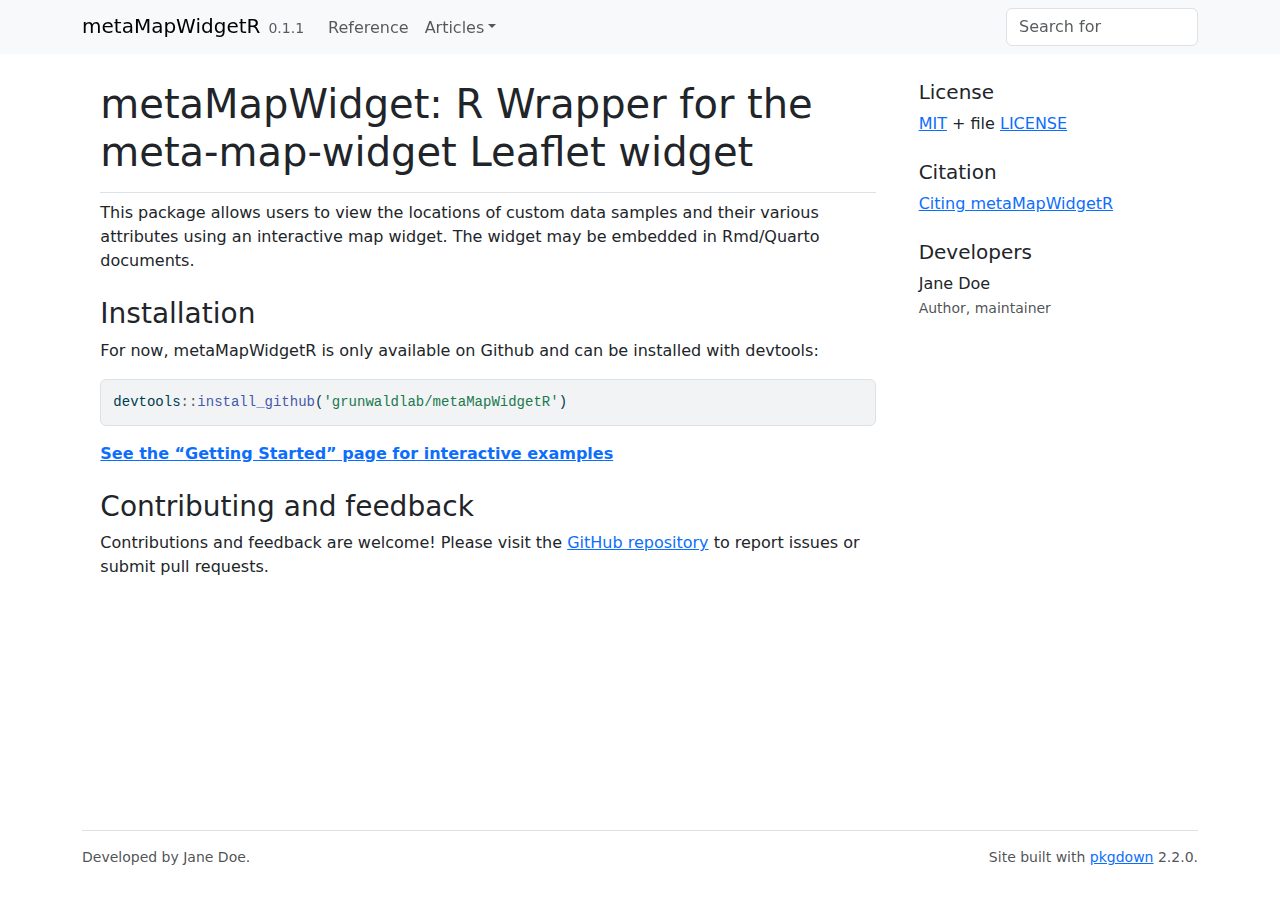
<file: index.html>
<!DOCTYPE html>
<!-- Generated by pkgdown: do not edit by hand --><html lang="en">
<head>
<meta http-equiv="Content-Type" content="text/html; charset=UTF-8">
<meta charset="utf-8">
<meta http-equiv="X-UA-Compatible" content="IE=edge">
<meta name="viewport" content="width=device-width, initial-scale=1, shrink-to-fit=no">
<title>What the Package Does (Title Case) • metaMapWidgetR</title>
<script src="deps/jquery-3.6.0/jquery-3.6.0.min.js"></script><meta name="viewport" content="width=device-width, initial-scale=1, shrink-to-fit=no">
<link href="deps/bootstrap-5.3.1/bootstrap.min.css" rel="stylesheet">
<script src="deps/bootstrap-5.3.1/bootstrap.bundle.min.js"></script><link href="deps/font-awesome-6.5.2/css/all.min.css" rel="stylesheet">
<link href="deps/font-awesome-6.5.2/css/v4-shims.min.css" rel="stylesheet">
<script src="deps/headroom-0.11.0/headroom.min.js"></script><script src="deps/headroom-0.11.0/jQuery.headroom.min.js"></script><script src="deps/bootstrap-toc-1.0.1/bootstrap-toc.min.js"></script><script src="deps/clipboard.js-2.0.11/clipboard.min.js"></script><script src="deps/search-1.0.0/autocomplete.jquery.min.js"></script><script src="deps/search-1.0.0/fuse.min.js"></script><script src="deps/search-1.0.0/mark.min.js"></script><!-- pkgdown --><script src="pkgdown.js"></script><meta property="og:title" content="What the Package Does (Title Case)">
<meta name="description" content="R Wrapper for the meta-map-widget Leaflet widget">
<meta property="og:description" content="R Wrapper for the meta-map-widget Leaflet widget">
</head>
<body>
    <a href="#main" class="visually-hidden-focusable">Skip to contents</a>


    <nav class="navbar navbar-expand-lg fixed-top bg-light" data-bs-theme="light" aria-label="Site navigation"><div class="container">

    <a class="navbar-brand me-2" href="index.html">metaMapWidgetR</a>

    <small class="nav-text text-muted me-auto" data-bs-toggle="tooltip" data-bs-placement="bottom" title="">0.1.1</small>


    <button class="navbar-toggler" type="button" data-bs-toggle="collapse" data-bs-target="#navbar" aria-controls="navbar" aria-expanded="false" aria-label="Toggle navigation">
      <span class="navbar-toggler-icon"></span>
    </button>

    <div id="navbar" class="collapse navbar-collapse ms-3">
      <ul class="navbar-nav me-auto">
<li class="nav-item"><a class="nav-link" href="reference/index.html">Reference</a></li>
<li class="nav-item dropdown">
  <button class="nav-link dropdown-toggle" type="button" id="dropdown-articles" data-bs-toggle="dropdown" aria-expanded="false" aria-haspopup="true">Articles</button>
  <ul class="dropdown-menu" aria-labelledby="dropdown-articles">
<li><a class="dropdown-item" href="articles/quickstart.html">quickstart</a></li>
  </ul>
</li>
      </ul>
<ul class="navbar-nav">
<li class="nav-item"><form class="form-inline" role="search">
 <input class="form-control" type="search" name="search-input" id="search-input" autocomplete="off" aria-label="Search site" placeholder="Search for" data-search-index="search.json">
</form></li>
      </ul>
</div>


  </div>
</nav><div class="container template-home">
<div class="row">
  <main id="main" class="col-md-9"><div class="section level1">
<div class="page-header"><h1 id="metamapwidget-r-wrapper-for-the-meta-map-widget-leaflet-widget">metaMapWidget: R Wrapper for the meta-map-widget Leaflet widget<a class="anchor" aria-label="anchor" href="#metamapwidget-r-wrapper-for-the-meta-map-widget-leaflet-widget"></a>
</h1></div>
<p>This package allows users to view the locations of custom data samples and their various attributes using an interactive map widget. The widget may be embedded in Rmd/Quarto documents.</p>
<div class="section level2">
<h2 id="installation">Installation<a class="anchor" aria-label="anchor" href="#installation"></a>
</h2>
<p>For now, metaMapWidgetR is only available on Github and can be installed with devtools:</p>
<div class="sourceCode" id="cb1"><pre class="sourceCode R"><code class="sourceCode r"><span id="cb1-1"><a href="#cb1-1" tabindex="-1"></a>devtools<span class="sc">::</span><span class="fu">install_github</span>(<span class="st">'grunwaldlab/metaMapWidgetR'</span>)</span></code></pre></div>
<p><a href="articles/quickstart.html"><strong>See the “Getting Started” page for interactive examples</strong></a></p>
</div>
<div class="section level2">
<h2 id="contributing-and-feedback">Contributing and feedback<a class="anchor" aria-label="anchor" href="#contributing-and-feedback"></a>
</h2>
<p>Contributions and feedback are welcome! Please visit the <a href="https://github.com/grunwaldlab/metaMapWidgetR" class="external-link">GitHub repository</a> to report issues or submit pull requests.</p>
</div>
</div>
  </main><aside class="col-md-3"><div class="license">
<h2 data-toc-skip>License</h2>
<ul class="list-unstyled">
<li>
<a href="https://opensource.org/licenses/mit-license.php" class="external-link">MIT</a> + file <a href="LICENSE-text.html">LICENSE</a>
</li>
</ul>
</div>


<div class="citation">
<h2 data-toc-skip>Citation</h2>
<ul class="list-unstyled">
<li><a href="authors.html#citation">Citing metaMapWidgetR</a></li>
</ul>
</div>

<div class="developers">
<h2 data-toc-skip>Developers</h2>
<ul class="list-unstyled">
<li>Jane Doe <br><small class="roles"> Author, maintainer </small>   </li>
</ul>
</div>



  </aside>
</div>


    <footer><div class="pkgdown-footer-left">
  <p>Developed by Jane Doe.</p>
</div>

<div class="pkgdown-footer-right">
  <p>Site built with <a href="https://pkgdown.r-lib.org/" class="external-link">pkgdown</a> 2.2.0.</p>
</div>

    </footer>
</div>





  </body>
</html>
</file>
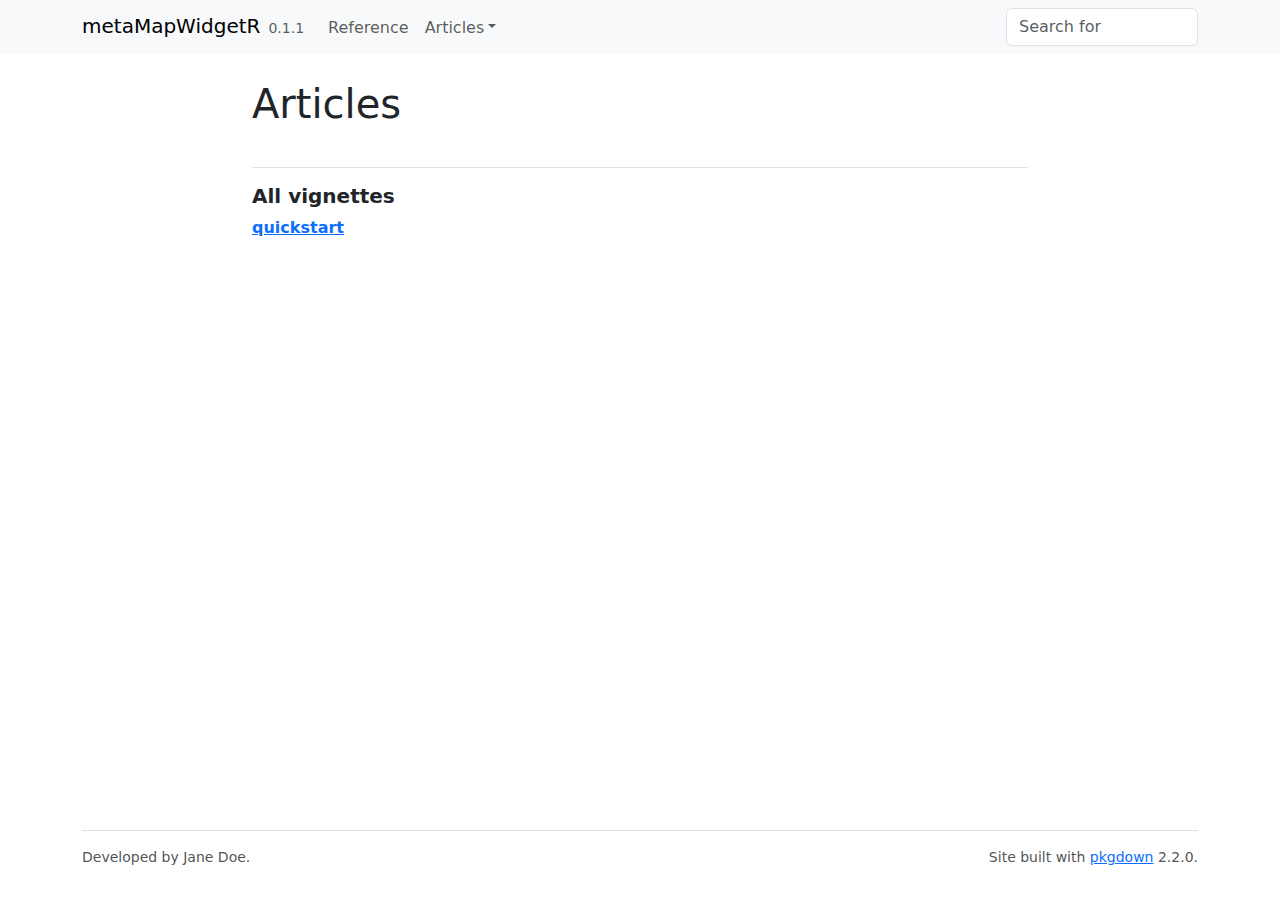
<file: articles/index.html>
<!DOCTYPE html>
<!-- Generated by pkgdown: do not edit by hand --><html lang="en"><head><meta http-equiv="Content-Type" content="text/html; charset=UTF-8"><meta charset="utf-8"><meta http-equiv="X-UA-Compatible" content="IE=edge"><meta name="viewport" content="width=device-width, initial-scale=1, shrink-to-fit=no"><title>Articles • metaMapWidgetR</title><script src="../deps/jquery-3.6.0/jquery-3.6.0.min.js"></script><meta name="viewport" content="width=device-width, initial-scale=1, shrink-to-fit=no"><link href="../deps/bootstrap-5.3.1/bootstrap.min.css" rel="stylesheet"><script src="../deps/bootstrap-5.3.1/bootstrap.bundle.min.js"></script><link href="../deps/font-awesome-6.5.2/css/all.min.css" rel="stylesheet"><link href="../deps/font-awesome-6.5.2/css/v4-shims.min.css" rel="stylesheet"><script src="../deps/headroom-0.11.0/headroom.min.js"></script><script src="../deps/headroom-0.11.0/jQuery.headroom.min.js"></script><script src="../deps/bootstrap-toc-1.0.1/bootstrap-toc.min.js"></script><script src="../deps/clipboard.js-2.0.11/clipboard.min.js"></script><script src="../deps/search-1.0.0/autocomplete.jquery.min.js"></script><script src="../deps/search-1.0.0/fuse.min.js"></script><script src="../deps/search-1.0.0/mark.min.js"></script><!-- pkgdown --><script src="../pkgdown.js"></script><meta property="og:title" content="Articles"></head><body>
    <a href="#main" class="visually-hidden-focusable">Skip to contents</a>


    <nav class="navbar navbar-expand-lg fixed-top bg-light" data-bs-theme="light" aria-label="Site navigation"><div class="container">

    <a class="navbar-brand me-2" href="../index.html">metaMapWidgetR</a>

    <small class="nav-text text-muted me-auto" data-bs-toggle="tooltip" data-bs-placement="bottom" title="">0.1.1</small>


    <button class="navbar-toggler" type="button" data-bs-toggle="collapse" data-bs-target="#navbar" aria-controls="navbar" aria-expanded="false" aria-label="Toggle navigation">
      <span class="navbar-toggler-icon"></span>
    </button>

    <div id="navbar" class="collapse navbar-collapse ms-3">
      <ul class="navbar-nav me-auto"><li class="nav-item"><a class="nav-link" href="../reference/index.html">Reference</a></li>
<li class="nav-item dropdown">
  <button class="nav-link dropdown-toggle" type="button" id="dropdown-articles" data-bs-toggle="dropdown" aria-expanded="false" aria-haspopup="true">Articles</button>
  <ul class="dropdown-menu" aria-labelledby="dropdown-articles"><li><a class="dropdown-item" href="../articles/quickstart.html">quickstart</a></li>
  </ul></li>
      </ul><ul class="navbar-nav"><li class="nav-item"><form class="form-inline" role="search">
 <input class="form-control" type="search" name="search-input" id="search-input" autocomplete="off" aria-label="Search site" placeholder="Search for" data-search-index="../search.json"></form></li>
      </ul></div>


  </div>
</nav><div class="container template-article-index">
<div class="row">
  <main id="main" class="col-md-9"><div class="page-header">

      <h1>Articles</h1>
    </div>

    <div class="section ">
      <h3>All vignettes</h3>
      <div class="section-desc"></div>

      <dl><dt><a href="quickstart.html">quickstart</a></dt>
        <dd>
      </dd></dl></div>
  </main></div>


    <footer><div class="pkgdown-footer-left">
  <p>Developed by Jane Doe.</p>
</div>

<div class="pkgdown-footer-right">
  <p>Site built with <a href="https://pkgdown.r-lib.org/" class="external-link">pkgdown</a> 2.2.0.</p>
</div>

    </footer></div>





  </body></html>
</file>
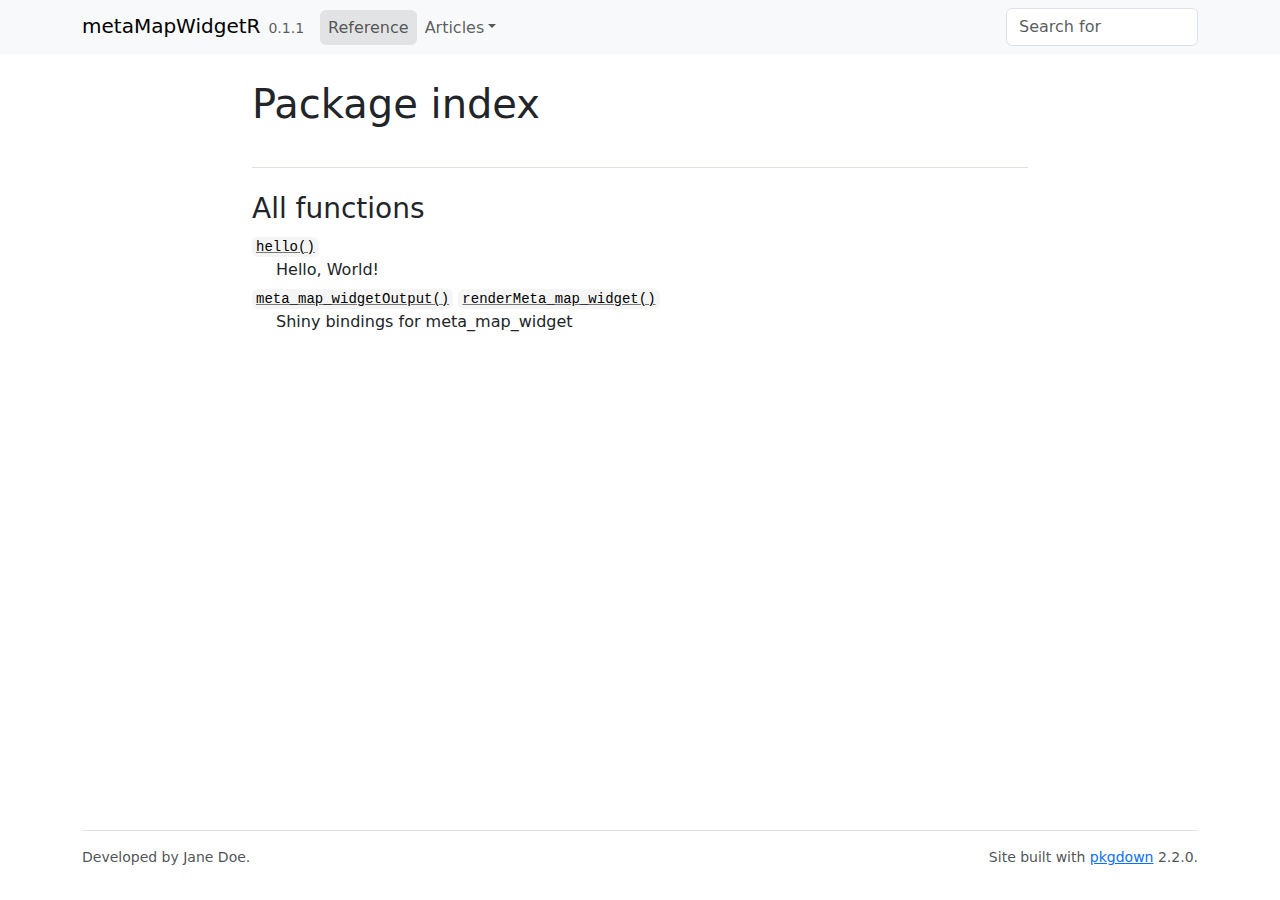
<file: reference/index.html>
<!DOCTYPE html>
<!-- Generated by pkgdown: do not edit by hand --><html lang="en"><head><meta http-equiv="Content-Type" content="text/html; charset=UTF-8"><meta charset="utf-8"><meta http-equiv="X-UA-Compatible" content="IE=edge"><meta name="viewport" content="width=device-width, initial-scale=1, shrink-to-fit=no"><title>Package index • metaMapWidgetR</title><script src="../deps/jquery-3.6.0/jquery-3.6.0.min.js"></script><meta name="viewport" content="width=device-width, initial-scale=1, shrink-to-fit=no"><link href="../deps/bootstrap-5.3.1/bootstrap.min.css" rel="stylesheet"><script src="../deps/bootstrap-5.3.1/bootstrap.bundle.min.js"></script><link href="../deps/font-awesome-6.5.2/css/all.min.css" rel="stylesheet"><link href="../deps/font-awesome-6.5.2/css/v4-shims.min.css" rel="stylesheet"><script src="../deps/headroom-0.11.0/headroom.min.js"></script><script src="../deps/headroom-0.11.0/jQuery.headroom.min.js"></script><script src="../deps/bootstrap-toc-1.0.1/bootstrap-toc.min.js"></script><script src="../deps/clipboard.js-2.0.11/clipboard.min.js"></script><script src="../deps/search-1.0.0/autocomplete.jquery.min.js"></script><script src="../deps/search-1.0.0/fuse.min.js"></script><script src="../deps/search-1.0.0/mark.min.js"></script><!-- pkgdown --><script src="../pkgdown.js"></script><meta property="og:title" content="Package index"></head><body>
    <a href="#main" class="visually-hidden-focusable">Skip to contents</a>


    <nav class="navbar navbar-expand-lg fixed-top bg-light" data-bs-theme="light" aria-label="Site navigation"><div class="container">

    <a class="navbar-brand me-2" href="../index.html">metaMapWidgetR</a>

    <small class="nav-text text-muted me-auto" data-bs-toggle="tooltip" data-bs-placement="bottom" title="">0.1.1</small>


    <button class="navbar-toggler" type="button" data-bs-toggle="collapse" data-bs-target="#navbar" aria-controls="navbar" aria-expanded="false" aria-label="Toggle navigation">
      <span class="navbar-toggler-icon"></span>
    </button>

    <div id="navbar" class="collapse navbar-collapse ms-3">
      <ul class="navbar-nav me-auto"><li class="active nav-item"><a class="nav-link" href="../reference/index.html">Reference</a></li>
<li class="nav-item dropdown">
  <button class="nav-link dropdown-toggle" type="button" id="dropdown-articles" data-bs-toggle="dropdown" aria-expanded="false" aria-haspopup="true">Articles</button>
  <ul class="dropdown-menu" aria-labelledby="dropdown-articles"><li><a class="dropdown-item" href="../articles/quickstart.html">quickstart</a></li>
  </ul></li>
      </ul><ul class="navbar-nav"><li class="nav-item"><form class="form-inline" role="search">
 <input class="form-control" type="search" name="search-input" id="search-input" autocomplete="off" aria-label="Search site" placeholder="Search for" data-search-index="../search.json"></form></li>
      </ul></div>


  </div>
</nav><div class="container template-reference-index">
<div class="row">
  <main id="main" class="col-md-9"><div class="page-header">

      <h1>Package index</h1>
    </div>

    <div class="section level2">
      <h2 id="all-functions">All functions<a class="anchor" aria-label="anchor" href="#all-functions"></a></h2>



      <dl></dl></div><div class="section level2">




      <dl><dt>

          <code><a href="hello.html">hello()</a></code>

        </dt>
        <dd>Hello, World!</dd>

        <dt>

          <code><a href="meta_map_widget-shiny.html">meta_map_widgetOutput()</a></code> <code><a href="meta_map_widget-shiny.html">renderMeta_map_widget()</a></code>

        </dt>
        <dd>Shiny bindings for meta_map_widget</dd>
      </dl></div>
  </main></div>


    <footer><div class="pkgdown-footer-left">
  <p>Developed by Jane Doe.</p>
</div>

<div class="pkgdown-footer-right">
  <p>Site built with <a href="https://pkgdown.r-lib.org/" class="external-link">pkgdown</a> 2.2.0.</p>
</div>

    </footer></div>





  </body></html>
</file>
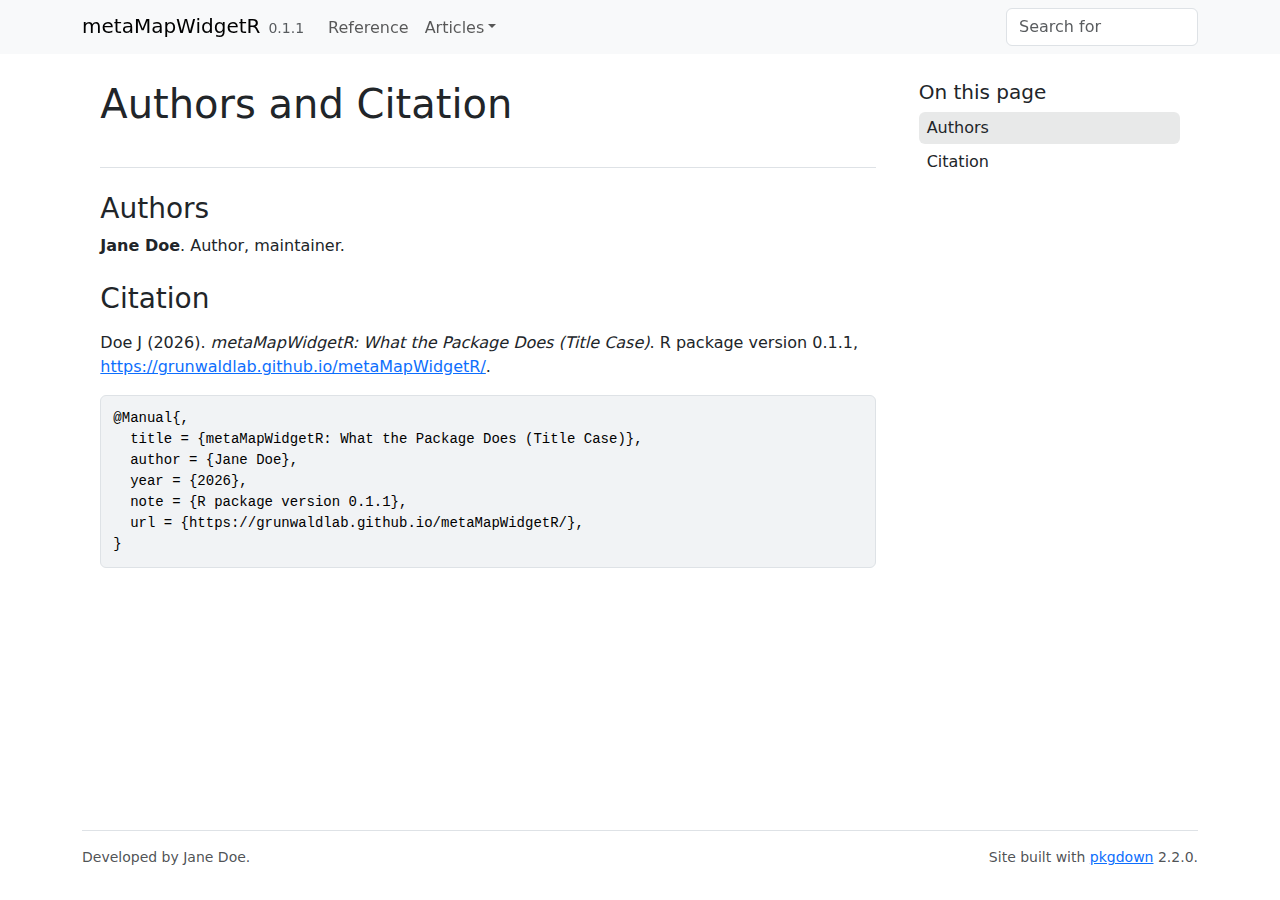
<file: authors.html>
<!DOCTYPE html>
<!-- Generated by pkgdown: do not edit by hand --><html lang="en"><head><meta http-equiv="Content-Type" content="text/html; charset=UTF-8"><meta charset="utf-8"><meta http-equiv="X-UA-Compatible" content="IE=edge"><meta name="viewport" content="width=device-width, initial-scale=1, shrink-to-fit=no"><title>Authors and Citation • metaMapWidgetR</title><script src="deps/jquery-3.6.0/jquery-3.6.0.min.js"></script><meta name="viewport" content="width=device-width, initial-scale=1, shrink-to-fit=no"><link href="deps/bootstrap-5.3.1/bootstrap.min.css" rel="stylesheet"><script src="deps/bootstrap-5.3.1/bootstrap.bundle.min.js"></script><link href="deps/font-awesome-6.5.2/css/all.min.css" rel="stylesheet"><link href="deps/font-awesome-6.5.2/css/v4-shims.min.css" rel="stylesheet"><script src="deps/headroom-0.11.0/headroom.min.js"></script><script src="deps/headroom-0.11.0/jQuery.headroom.min.js"></script><script src="deps/bootstrap-toc-1.0.1/bootstrap-toc.min.js"></script><script src="deps/clipboard.js-2.0.11/clipboard.min.js"></script><script src="deps/search-1.0.0/autocomplete.jquery.min.js"></script><script src="deps/search-1.0.0/fuse.min.js"></script><script src="deps/search-1.0.0/mark.min.js"></script><!-- pkgdown --><script src="pkgdown.js"></script><meta property="og:title" content="Authors and Citation"></head><body>
    <a href="#main" class="visually-hidden-focusable">Skip to contents</a>


    <nav class="navbar navbar-expand-lg fixed-top bg-light" data-bs-theme="light" aria-label="Site navigation"><div class="container">

    <a class="navbar-brand me-2" href="index.html">metaMapWidgetR</a>

    <small class="nav-text text-muted me-auto" data-bs-toggle="tooltip" data-bs-placement="bottom" title="">0.1.1</small>


    <button class="navbar-toggler" type="button" data-bs-toggle="collapse" data-bs-target="#navbar" aria-controls="navbar" aria-expanded="false" aria-label="Toggle navigation">
      <span class="navbar-toggler-icon"></span>
    </button>

    <div id="navbar" class="collapse navbar-collapse ms-3">
      <ul class="navbar-nav me-auto"><li class="nav-item"><a class="nav-link" href="reference/index.html">Reference</a></li>
<li class="nav-item dropdown">
  <button class="nav-link dropdown-toggle" type="button" id="dropdown-articles" data-bs-toggle="dropdown" aria-expanded="false" aria-haspopup="true">Articles</button>
  <ul class="dropdown-menu" aria-labelledby="dropdown-articles"><li><a class="dropdown-item" href="articles/quickstart.html">quickstart</a></li>
  </ul></li>
      </ul><ul class="navbar-nav"><li class="nav-item"><form class="form-inline" role="search">
 <input class="form-control" type="search" name="search-input" id="search-input" autocomplete="off" aria-label="Search site" placeholder="Search for" data-search-index="search.json"></form></li>
      </ul></div>


  </div>
</nav><div class="container template-citation-authors">
<div class="row">
  <main id="main" class="col-md-9"><div class="page-header">

      <h1>Authors and Citation</h1>
    </div>

    <div class="section level2">
      <h2>Authors</h2>

      <ul class="list-unstyled"><li>
          <p><strong>Jane Doe</strong>. Author, maintainer.
          </p>
        </li>
      </ul></div>

    <div class="section level2">
      <h2 id="citation">Citation</h2>
      <p></p>

      <p>Doe J (2026).
<em>metaMapWidgetR: What the Package Does (Title Case)</em>.
R package version 0.1.1, <a href="https://grunwaldlab.github.io/metaMapWidgetR/">https://grunwaldlab.github.io/metaMapWidgetR/</a>.
</p>
      <pre>@Manual{,
  title = {metaMapWidgetR: What the Package Does (Title Case)},
  author = {Jane Doe},
  year = {2026},
  note = {R package version 0.1.1},
  url = {https://grunwaldlab.github.io/metaMapWidgetR/},
}</pre>
    </div>

  </main><aside class="col-md-3"><nav id="toc" aria-label="Table of contents"><h2>On this page</h2>
    </nav></aside></div>


    <footer><div class="pkgdown-footer-left">
  <p>Developed by Jane Doe.</p>
</div>

<div class="pkgdown-footer-right">
  <p>Site built with <a href="https://pkgdown.r-lib.org/" class="external-link">pkgdown</a> 2.2.0.</p>
</div>

    </footer></div>





  </body></html>
</file>
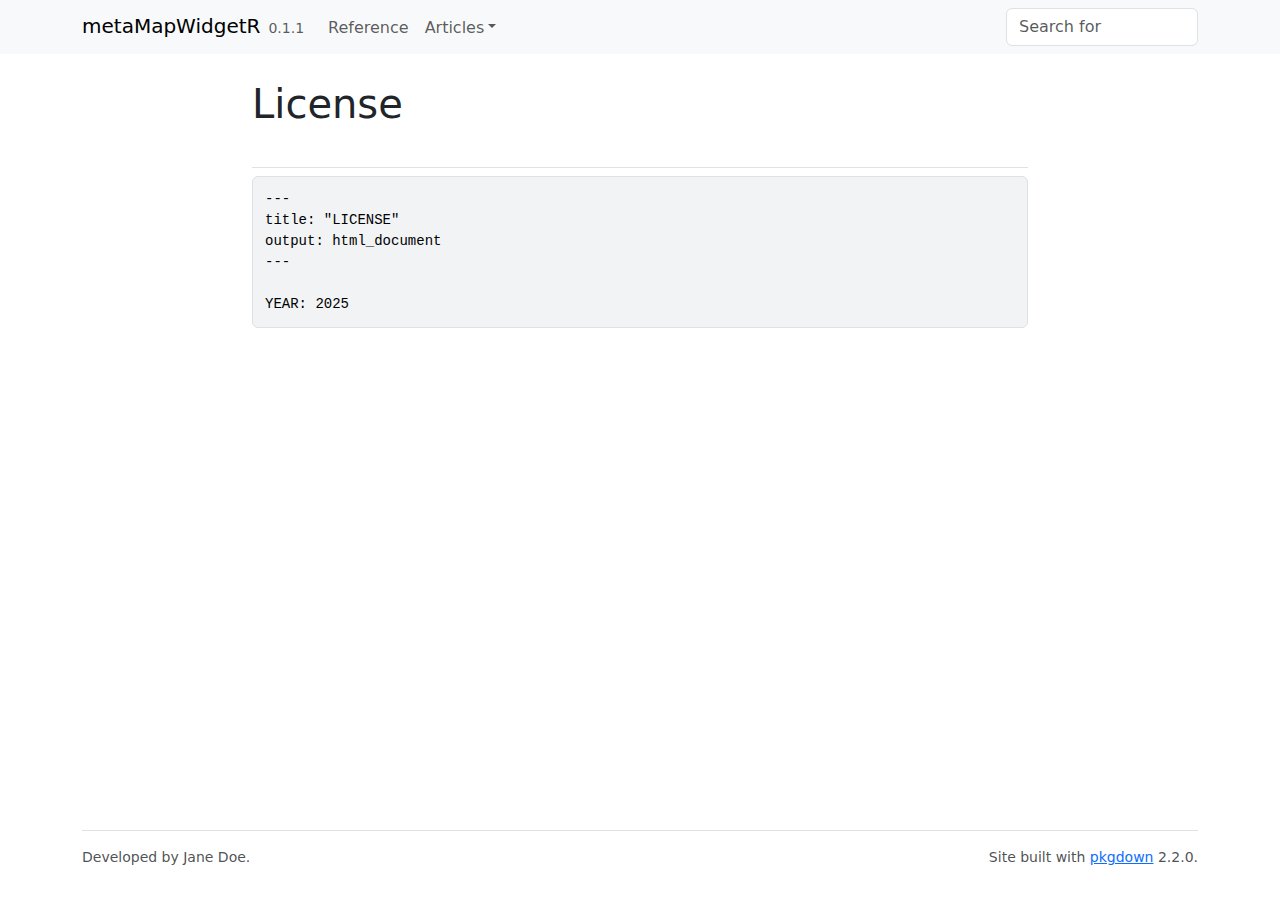
<file: LICENSE-text.html>
<!DOCTYPE html>
<!-- Generated by pkgdown: do not edit by hand --><html lang="en"><head><meta http-equiv="Content-Type" content="text/html; charset=UTF-8"><meta charset="utf-8"><meta http-equiv="X-UA-Compatible" content="IE=edge"><meta name="viewport" content="width=device-width, initial-scale=1, shrink-to-fit=no"><title>License • metaMapWidgetR</title><script src="deps/jquery-3.6.0/jquery-3.6.0.min.js"></script><meta name="viewport" content="width=device-width, initial-scale=1, shrink-to-fit=no"><link href="deps/bootstrap-5.3.1/bootstrap.min.css" rel="stylesheet"><script src="deps/bootstrap-5.3.1/bootstrap.bundle.min.js"></script><link href="deps/font-awesome-6.5.2/css/all.min.css" rel="stylesheet"><link href="deps/font-awesome-6.5.2/css/v4-shims.min.css" rel="stylesheet"><script src="deps/headroom-0.11.0/headroom.min.js"></script><script src="deps/headroom-0.11.0/jQuery.headroom.min.js"></script><script src="deps/bootstrap-toc-1.0.1/bootstrap-toc.min.js"></script><script src="deps/clipboard.js-2.0.11/clipboard.min.js"></script><script src="deps/search-1.0.0/autocomplete.jquery.min.js"></script><script src="deps/search-1.0.0/fuse.min.js"></script><script src="deps/search-1.0.0/mark.min.js"></script><!-- pkgdown --><script src="pkgdown.js"></script><meta property="og:title" content="License"></head><body>
    <a href="#main" class="visually-hidden-focusable">Skip to contents</a>


    <nav class="navbar navbar-expand-lg fixed-top bg-light" data-bs-theme="light" aria-label="Site navigation"><div class="container">

    <a class="navbar-brand me-2" href="index.html">metaMapWidgetR</a>

    <small class="nav-text text-muted me-auto" data-bs-toggle="tooltip" data-bs-placement="bottom" title="">0.1.1</small>


    <button class="navbar-toggler" type="button" data-bs-toggle="collapse" data-bs-target="#navbar" aria-controls="navbar" aria-expanded="false" aria-label="Toggle navigation">
      <span class="navbar-toggler-icon"></span>
    </button>

    <div id="navbar" class="collapse navbar-collapse ms-3">
      <ul class="navbar-nav me-auto"><li class="nav-item"><a class="nav-link" href="reference/index.html">Reference</a></li>
<li class="nav-item dropdown">
  <button class="nav-link dropdown-toggle" type="button" id="dropdown-articles" data-bs-toggle="dropdown" aria-expanded="false" aria-haspopup="true">Articles</button>
  <ul class="dropdown-menu" aria-labelledby="dropdown-articles"><li><a class="dropdown-item" href="articles/quickstart.html">quickstart</a></li>
  </ul></li>
      </ul><ul class="navbar-nav"><li class="nav-item"><form class="form-inline" role="search">
 <input class="form-control" type="search" name="search-input" id="search-input" autocomplete="off" aria-label="Search site" placeholder="Search for" data-search-index="search.json"></form></li>
      </ul></div>


  </div>
</nav><div class="container template-title-body">
<div class="row">
  <main id="main" class="col-md-9"><div class="page-header">

      <h1>License</h1>

    </div>

<pre>---
title: "LICENSE"
output: html_document
---

YEAR: 2025
</pre>

  </main></div>


    <footer><div class="pkgdown-footer-left">
  <p>Developed by Jane Doe.</p>
</div>

<div class="pkgdown-footer-right">
  <p>Site built with <a href="https://pkgdown.r-lib.org/" class="external-link">pkgdown</a> 2.2.0.</p>
</div>

    </footer></div>





  </body></html>
</file>
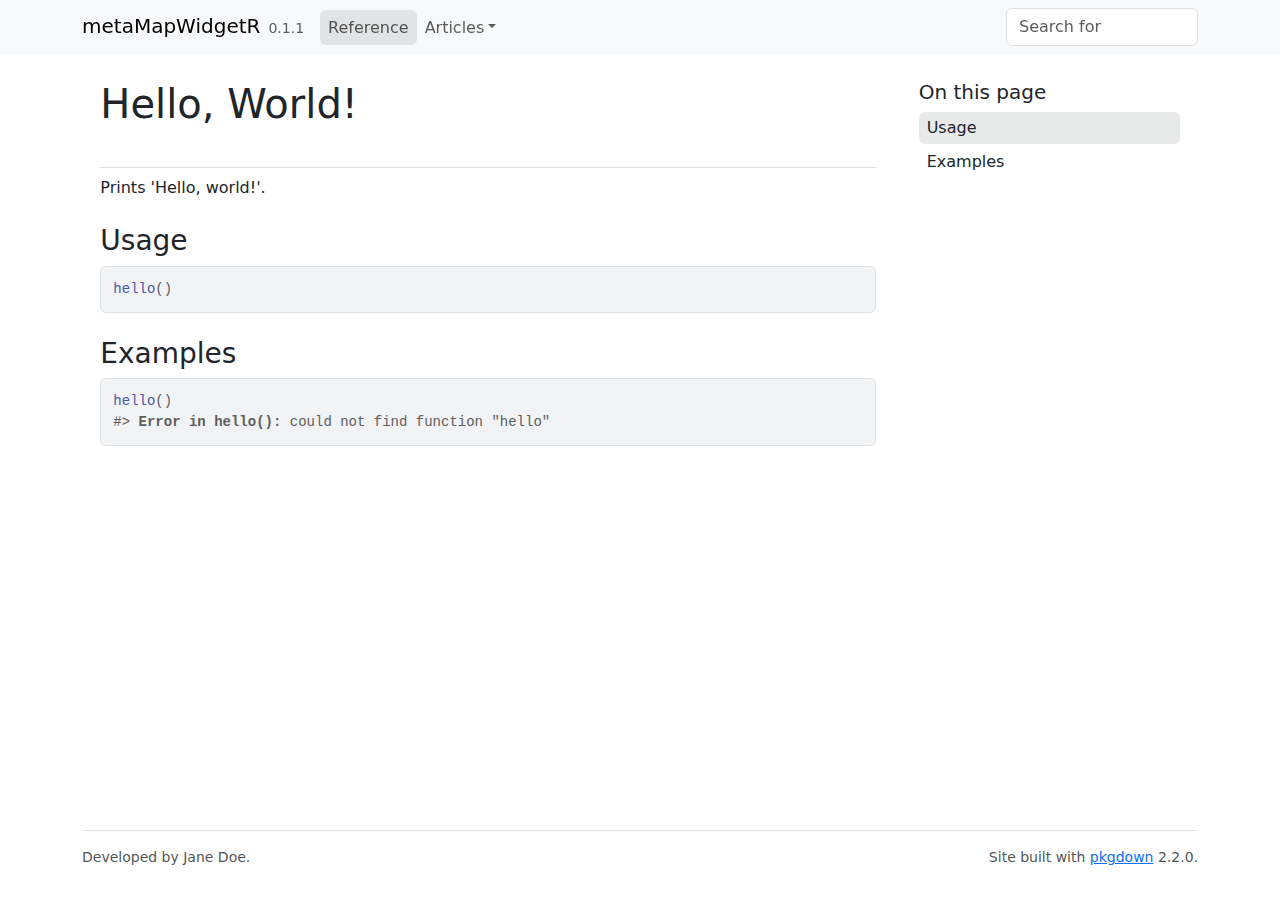
<file: reference/hello.html>
<!DOCTYPE html>
<!-- Generated by pkgdown: do not edit by hand --><html lang="en"><head><meta http-equiv="Content-Type" content="text/html; charset=UTF-8"><meta charset="utf-8"><meta http-equiv="X-UA-Compatible" content="IE=edge"><meta name="viewport" content="width=device-width, initial-scale=1, shrink-to-fit=no"><title>Hello, World! — hello • metaMapWidgetR</title><script src="../deps/jquery-3.6.0/jquery-3.6.0.min.js"></script><meta name="viewport" content="width=device-width, initial-scale=1, shrink-to-fit=no"><link href="../deps/bootstrap-5.3.1/bootstrap.min.css" rel="stylesheet"><script src="../deps/bootstrap-5.3.1/bootstrap.bundle.min.js"></script><link href="../deps/font-awesome-6.5.2/css/all.min.css" rel="stylesheet"><link href="../deps/font-awesome-6.5.2/css/v4-shims.min.css" rel="stylesheet"><script src="../deps/headroom-0.11.0/headroom.min.js"></script><script src="../deps/headroom-0.11.0/jQuery.headroom.min.js"></script><script src="../deps/bootstrap-toc-1.0.1/bootstrap-toc.min.js"></script><script src="../deps/clipboard.js-2.0.11/clipboard.min.js"></script><script src="../deps/search-1.0.0/autocomplete.jquery.min.js"></script><script src="../deps/search-1.0.0/fuse.min.js"></script><script src="../deps/search-1.0.0/mark.min.js"></script><!-- pkgdown --><script src="../pkgdown.js"></script><meta property="og:title" content="Hello, World! — hello"><meta name="description" content="Prints 'Hello, world!'."><meta property="og:description" content="Prints 'Hello, world!'."></head><body>
    <a href="#main" class="visually-hidden-focusable">Skip to contents</a>


    <nav class="navbar navbar-expand-lg fixed-top bg-light" data-bs-theme="light" aria-label="Site navigation"><div class="container">

    <a class="navbar-brand me-2" href="../index.html">metaMapWidgetR</a>

    <small class="nav-text text-muted me-auto" data-bs-toggle="tooltip" data-bs-placement="bottom" title="">0.1.1</small>


    <button class="navbar-toggler" type="button" data-bs-toggle="collapse" data-bs-target="#navbar" aria-controls="navbar" aria-expanded="false" aria-label="Toggle navigation">
      <span class="navbar-toggler-icon"></span>
    </button>

    <div id="navbar" class="collapse navbar-collapse ms-3">
      <ul class="navbar-nav me-auto"><li class="active nav-item"><a class="nav-link" href="../reference/index.html">Reference</a></li>
<li class="nav-item dropdown">
  <button class="nav-link dropdown-toggle" type="button" id="dropdown-articles" data-bs-toggle="dropdown" aria-expanded="false" aria-haspopup="true">Articles</button>
  <ul class="dropdown-menu" aria-labelledby="dropdown-articles"><li><a class="dropdown-item" href="../articles/quickstart.html">quickstart</a></li>
  </ul></li>
      </ul><ul class="navbar-nav"><li class="nav-item"><form class="form-inline" role="search">
 <input class="form-control" type="search" name="search-input" id="search-input" autocomplete="off" aria-label="Search site" placeholder="Search for" data-search-index="../search.json"></form></li>
      </ul></div>


  </div>
</nav><div class="container template-reference-topic">
<div class="row">
  <main id="main" class="col-md-9"><div class="page-header">

      <h1>Hello, World!</h1>

      <div class="d-none name"><code>hello.Rd</code></div>
    </div>

    <div class="ref-description section level2">
    <p>Prints 'Hello, world!'.</p>
    </div>

    <div class="section level2">
    <h2 id="ref-usage">Usage<a class="anchor" aria-label="anchor" href="#ref-usage"></a></h2>
    <div class="sourceCode"><pre class="sourceCode r"><code><span><span class="fu">hello</span><span class="op">(</span><span class="op">)</span></span></code></pre></div>
    </div>


    <div class="section level2">
    <h2 id="ref-examples">Examples<a class="anchor" aria-label="anchor" href="#ref-examples"></a></h2>
    <div class="sourceCode"><pre class="sourceCode r"><code><span class="r-in"><span><span class="fu">hello</span><span class="op">(</span><span class="op">)</span></span></span>
<span class="r-err co"><span class="r-pr">#&gt;</span> <span class="error">Error in hello():</span> could not find function "hello"</span>
</code></pre></div>
    </div>
  </main><aside class="col-md-3"><nav id="toc" aria-label="Table of contents"><h2>On this page</h2>
    </nav></aside></div>


    <footer><div class="pkgdown-footer-left">
  <p>Developed by Jane Doe.</p>
</div>

<div class="pkgdown-footer-right">
  <p>Site built with <a href="https://pkgdown.r-lib.org/" class="external-link">pkgdown</a> 2.2.0.</p>
</div>

    </footer></div>





  </body></html>
</file>
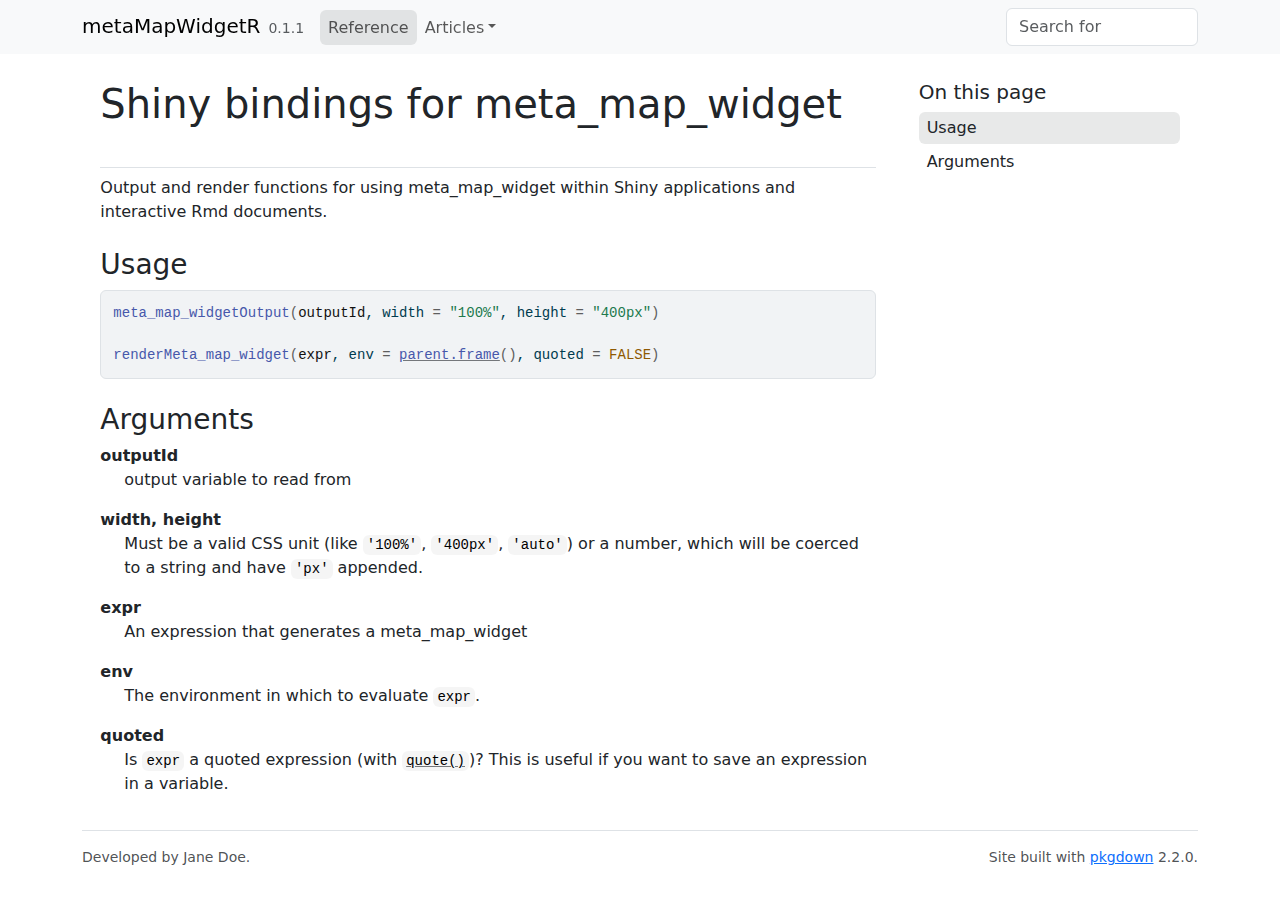
<file: reference/meta_map_widget-shiny.html>
<!DOCTYPE html>
<!-- Generated by pkgdown: do not edit by hand --><html lang="en"><head><meta http-equiv="Content-Type" content="text/html; charset=UTF-8"><meta charset="utf-8"><meta http-equiv="X-UA-Compatible" content="IE=edge"><meta name="viewport" content="width=device-width, initial-scale=1, shrink-to-fit=no"><title>Shiny bindings for meta_map_widget — meta_map_widget-shiny • metaMapWidgetR</title><script src="../deps/jquery-3.6.0/jquery-3.6.0.min.js"></script><meta name="viewport" content="width=device-width, initial-scale=1, shrink-to-fit=no"><link href="../deps/bootstrap-5.3.1/bootstrap.min.css" rel="stylesheet"><script src="../deps/bootstrap-5.3.1/bootstrap.bundle.min.js"></script><link href="../deps/font-awesome-6.5.2/css/all.min.css" rel="stylesheet"><link href="../deps/font-awesome-6.5.2/css/v4-shims.min.css" rel="stylesheet"><script src="../deps/headroom-0.11.0/headroom.min.js"></script><script src="../deps/headroom-0.11.0/jQuery.headroom.min.js"></script><script src="../deps/bootstrap-toc-1.0.1/bootstrap-toc.min.js"></script><script src="../deps/clipboard.js-2.0.11/clipboard.min.js"></script><script src="../deps/search-1.0.0/autocomplete.jquery.min.js"></script><script src="../deps/search-1.0.0/fuse.min.js"></script><script src="../deps/search-1.0.0/mark.min.js"></script><!-- pkgdown --><script src="../pkgdown.js"></script><meta property="og:title" content="Shiny bindings for meta_map_widget — meta_map_widget-shiny"><meta name="description" content="Output and render functions for using meta_map_widget within Shiny
applications and interactive Rmd documents."><meta property="og:description" content="Output and render functions for using meta_map_widget within Shiny
applications and interactive Rmd documents."></head><body>
    <a href="#main" class="visually-hidden-focusable">Skip to contents</a>


    <nav class="navbar navbar-expand-lg fixed-top bg-light" data-bs-theme="light" aria-label="Site navigation"><div class="container">

    <a class="navbar-brand me-2" href="../index.html">metaMapWidgetR</a>

    <small class="nav-text text-muted me-auto" data-bs-toggle="tooltip" data-bs-placement="bottom" title="">0.1.1</small>


    <button class="navbar-toggler" type="button" data-bs-toggle="collapse" data-bs-target="#navbar" aria-controls="navbar" aria-expanded="false" aria-label="Toggle navigation">
      <span class="navbar-toggler-icon"></span>
    </button>

    <div id="navbar" class="collapse navbar-collapse ms-3">
      <ul class="navbar-nav me-auto"><li class="active nav-item"><a class="nav-link" href="../reference/index.html">Reference</a></li>
<li class="nav-item dropdown">
  <button class="nav-link dropdown-toggle" type="button" id="dropdown-articles" data-bs-toggle="dropdown" aria-expanded="false" aria-haspopup="true">Articles</button>
  <ul class="dropdown-menu" aria-labelledby="dropdown-articles"><li><a class="dropdown-item" href="../articles/quickstart.html">quickstart</a></li>
  </ul></li>
      </ul><ul class="navbar-nav"><li class="nav-item"><form class="form-inline" role="search">
 <input class="form-control" type="search" name="search-input" id="search-input" autocomplete="off" aria-label="Search site" placeholder="Search for" data-search-index="../search.json"></form></li>
      </ul></div>


  </div>
</nav><div class="container template-reference-topic">
<div class="row">
  <main id="main" class="col-md-9"><div class="page-header">

      <h1>Shiny bindings for meta_map_widget</h1>

      <div class="d-none name"><code>meta_map_widget-shiny.Rd</code></div>
    </div>

    <div class="ref-description section level2">
    <p>Output and render functions for using meta_map_widget within Shiny
applications and interactive Rmd documents.</p>
    </div>

    <div class="section level2">
    <h2 id="ref-usage">Usage<a class="anchor" aria-label="anchor" href="#ref-usage"></a></h2>
    <div class="sourceCode"><pre class="sourceCode r"><code><span><span class="fu">meta_map_widgetOutput</span><span class="op">(</span><span class="va">outputId</span>, width <span class="op">=</span> <span class="st">"100%"</span>, height <span class="op">=</span> <span class="st">"400px"</span><span class="op">)</span></span>
<span></span>
<span><span class="fu">renderMeta_map_widget</span><span class="op">(</span><span class="va">expr</span>, env <span class="op">=</span> <span class="fu"><a href="https://rdrr.io/r/base/sys.parent.html" class="external-link">parent.frame</a></span><span class="op">(</span><span class="op">)</span>, quoted <span class="op">=</span> <span class="cn">FALSE</span><span class="op">)</span></span></code></pre></div>
    </div>

    <div class="section level2">
    <h2 id="arguments">Arguments<a class="anchor" aria-label="anchor" href="#arguments"></a></h2>


<dl><dt id="arg-outputid">outputId<a class="anchor" aria-label="anchor" href="#arg-outputid"></a></dt>
<dd><p>output variable to read from</p></dd>


<dt id="arg-width-height">width, height<a class="anchor" aria-label="anchor" href="#arg-width-height"></a></dt>
<dd><p>Must be a valid CSS unit (like <code>'100%'</code>,
<code>'400px'</code>, <code>'auto'</code>) or a number, which will be coerced to a
string and have <code>'px'</code> appended.</p></dd>


<dt id="arg-expr">expr<a class="anchor" aria-label="anchor" href="#arg-expr"></a></dt>
<dd><p>An expression that generates a meta_map_widget</p></dd>


<dt id="arg-env">env<a class="anchor" aria-label="anchor" href="#arg-env"></a></dt>
<dd><p>The environment in which to evaluate <code>expr</code>.</p></dd>


<dt id="arg-quoted">quoted<a class="anchor" aria-label="anchor" href="#arg-quoted"></a></dt>
<dd><p>Is <code>expr</code> a quoted expression (with <code><a href="https://rdrr.io/r/base/substitute.html" class="external-link">quote()</a></code>)? This
is useful if you want to save an expression in a variable.</p></dd>

</dl></div>

  </main><aside class="col-md-3"><nav id="toc" aria-label="Table of contents"><h2>On this page</h2>
    </nav></aside></div>


    <footer><div class="pkgdown-footer-left">
  <p>Developed by Jane Doe.</p>
</div>

<div class="pkgdown-footer-right">
  <p>Site built with <a href="https://pkgdown.r-lib.org/" class="external-link">pkgdown</a> 2.2.0.</p>
</div>

    </footer></div>





  </body></html>
</file>
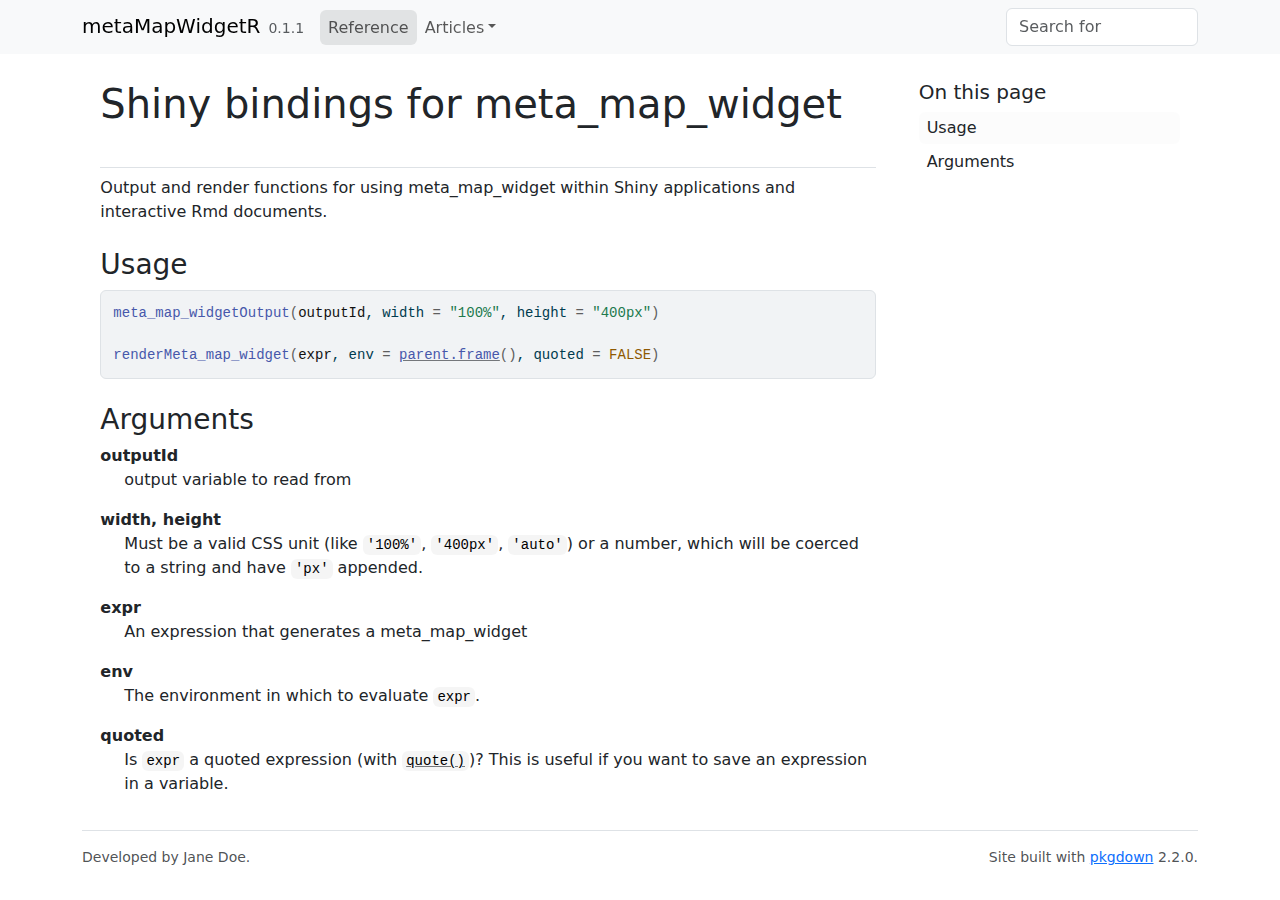
<file: reference/meta_map_widgetOutput.html>
<html>
  <head>
    <meta http-equiv="refresh" content="0;URL=https://grunwaldlab.github.io/metaMapWidgetR/reference/meta_map_widget-shiny.html" />
    <meta name="robots" content="noindex">
    <link rel="canonical" href="https://grunwaldlab.github.io/metaMapWidgetR/reference/meta_map_widget-shiny.html">
  </head>
</html>
</file>
<file: deps/font-awesome-6.5.2/css/v4-shims.min.css>
/*!
 * Font Awesome Free 6.5.2 by @fontawesome - https://fontawesome.com
 * License - https://fontawesome.com/license/free (Icons: CC BY 4.0, Fonts: SIL OFL 1.1, Code: MIT License)
 * Copyright 2024 Fonticons, Inc.
 */
.fa.fa-glass:before{content:"\f000"}.fa.fa-envelope-o{font-family:"Font Awesome 6 Free";font-weight:400}.fa.fa-envelope-o:before{content:"\f0e0"}.fa.fa-star-o{font-family:"Font Awesome 6 Free";font-weight:400}.fa.fa-star-o:before{content:"\f005"}.fa.fa-close:before,.fa.fa-remove:before{content:"\f00d"}.fa.fa-gear:before{content:"\f013"}.fa.fa-trash-o{font-family:"Font Awesome 6 Free";font-weight:400}.fa.fa-trash-o:before{content:"\f2ed"}.fa.fa-home:before{content:"\f015"}.fa.fa-file-o{font-family:"Font Awesome 6 Free";font-weight:400}.fa.fa-file-o:before{content:"\f15b"}.fa.fa-clock-o{font-family:"Font Awesome 6 Free";font-weight:400}.fa.fa-clock-o:before{content:"\f017"}.fa.fa-arrow-circle-o-down{font-family:"Font Awesome 6 Free";font-weight:400}.fa.fa-arrow-circle-o-down:before{content:"\f358"}.fa.fa-arrow-circle-o-up{font-family:"Font Awesome 6 Free";font-weight:400}.fa.fa-arrow-circle-o-up:before{content:"\f35b"}.fa.fa-play-circle-o{font-family:"Font Awesome 6 Free";font-weight:400}.fa.fa-play-circle-o:before{content:"\f144"}.fa.fa-repeat:before,.fa.fa-rotate-right:before{content:"\f01e"}.fa.fa-refresh:before{content:"\f021"}.fa.fa-list-alt{font-family:"Font Awesome 6 Free";font-weight:400}.fa.fa-list-alt:before{content:"\f022"}.fa.fa-dedent:before{content:"\f03b"}.fa.fa-video-camera:before{content:"\f03d"}.fa.fa-picture-o{font-family:"Font Awesome 6 Free";font-weight:400}.fa.fa-picture-o:before{content:"\f03e"}.fa.fa-photo{font-family:"Font Awesome 6 Free";font-weight:400}.fa.fa-photo:before{content:"\f03e"}.fa.fa-image{font-family:"Font Awesome 6 Free";font-weight:400}.fa.fa-image:before{content:"\f03e"}.fa.fa-map-marker:before{content:"\f3c5"}.fa.fa-pencil-square-o{font-family:"Font Awesome 6 Free";font-weight:400}.fa.fa-pencil-square-o:before{content:"\f044"}.fa.fa-edit{font-family:"Font Awesome 6 Free";font-weight:400}.fa.fa-edit:before{content:"\f044"}.fa.fa-share-square-o:before{content:"\f14d"}.fa.fa-check-square-o{font-family:"Font Awesome 6 Free";font-weight:400}.fa.fa-check-square-o:before{content:"\f14a"}.fa.fa-arrows:before{content:"\f0b2"}.fa.fa-times-circle-o{font-family:"Font Awesome 6 Free";font-weight:400}.fa.fa-times-circle-o:before{content:"\f057"}.fa.fa-check-circle-o{font-family:"Font Awesome 6 Free";font-weight:400}.fa.fa-check-circle-o:before{content:"\f058"}.fa.fa-mail-forward:before{content:"\f064"}.fa.fa-expand:before{content:"\f424"}.fa.fa-compress:before{content:"\f422"}.fa.fa-eye,.fa.fa-eye-slash{font-family:"Font Awesome 6 Free";font-weight:400}.fa.fa-warning:before{content:"\f071"}.fa.fa-calendar:before{content:"\f073"}.fa.fa-arrows-v:before{content:"\f338"}.fa.fa-arrows-h:before{content:"\f337"}.fa.fa-bar-chart-o:before,.fa.fa-bar-chart:before{content:"\e0e3"}.fa.fa-twitter-square{font-family:"Font Awesome 6 Brands";font-weight:400}.fa.fa-twitter-square:before{content:"\f081"}.fa.fa-facebook-square{font-family:"Font Awesome 6 Brands";font-weight:400}.fa.fa-facebook-square:before{content:"\f082"}.fa.fa-gears:before{content:"\f085"}.fa.fa-thumbs-o-up{font-family:"Font Awesome 6 Free";font-weight:400}.fa.fa-thumbs-o-up:before{content:"\f164"}.fa.fa-thumbs-o-down{font-family:"Font Awesome 6 Free";font-weight:400}.fa.fa-thumbs-o-down:before{content:"\f165"}.fa.fa-heart-o{font-family:"Font Awesome 6 Free";font-weight:400}.fa.fa-heart-o:before{content:"\f004"}.fa.fa-sign-out:before{content:"\f2f5"}.fa.fa-linkedin-square{font-family:"Font Awesome 6 Brands";font-weight:400}.fa.fa-linkedin-square:before{content:"\f08c"}.fa.fa-thumb-tack:before{content:"\f08d"}.fa.fa-external-link:before{content:"\f35d"}.fa.fa-sign-in:before{content:"\f2f6"}.fa.fa-github-square{font-family:"Font Awesome 6 Brands";font-weight:400}.fa.fa-github-square:before{content:"\f092"}.fa.fa-lemon-o{font-family:"Font Awesome 6 Free";font-weight:400}.fa.fa-lemon-o:before{content:"\f094"}.fa.fa-square-o{font-family:"Font Awesome 6 Free";font-weight:400}.fa.fa-square-o:before{content:"\f0c8"}.fa.fa-bookmark-o{font-family:"Font Awesome 6 Free";font-weight:400}.fa.fa-bookmark-o:before{content:"\f02e"}.fa.fa-facebook,.fa.fa-twitter{font-family:"Font Awesome 6 Brands";font-weight:400}.fa.fa-facebook:before{content:"\f39e"}.fa.fa-facebook-f{font-family:"Font Awesome 6 Brands";font-weight:400}.fa.fa-facebook-f:before{content:"\f39e"}.fa.fa-github{font-family:"Font Awesome 6 Brands";font-weight:400}.fa.fa-credit-card{font-family:"Font Awesome 6 Free";font-weight:400}.fa.fa-feed:before{content:"\f09e"}.fa.fa-hdd-o{font-family:"Font Awesome 6 Free";font-weight:400}.fa.fa-hdd-o:before{content:"\f0a0"}.fa.fa-hand-o-right{font-family:"Font Awesome 6 Free";font-weight:400}.fa.fa-hand-o-right:before{content:"\f0a4"}.fa.fa-hand-o-left{font-family:"Font Awesome 6 Free";font-weight:400}.fa.fa-hand-o-left:before{content:"\f0a5"}.fa.fa-hand-o-up{font-family:"Font Awesome 6 Free";font-weight:400}.fa.fa-hand-o-up:before{content:"\f0a6"}.fa.fa-hand-o-down{font-family:"Font Awesome 6 Free";font-weight:400}.fa.fa-hand-o-down:before{content:"\f0a7"}.fa.fa-globe:before{content:"\f57d"}.fa.fa-tasks:before{content:"\f828"}.fa.fa-arrows-alt:before{content:"\f31e"}.fa.fa-group:before{content:"\f0c0"}.fa.fa-chain:before{content:"\f0c1"}.fa.fa-cut:before{content:"\f0c4"}.fa.fa-files-o{font-family:"Font Awesome 6 Free";font-weight:400}.fa.fa-files-o:before{content:"\f0c5"}.fa.fa-floppy-o{font-family:"Font Awesome 6 Free";font-weight:400}.fa.fa-floppy-o:before{content:"\f0c7"}.fa.fa-save{font-family:"Font Awesome 6 Free";font-weight:400}.fa.fa-save:before{content:"\f0c7"}.fa.fa-navicon:before,.fa.fa-reorder:before{content:"\f0c9"}.fa.fa-magic:before{content:"\e2ca"}.fa.fa-pinterest,.fa.fa-pinterest-square{font-family:"Font Awesome 6 Brands";font-weight:400}.fa.fa-pinterest-square:before{content:"\f0d3"}.fa.fa-google-plus-square{font-family:"Font Awesome 6 Brands";font-weight:400}.fa.fa-google-plus-square:before{content:"\f0d4"}.fa.fa-google-plus{font-family:"Font Awesome 6 Brands";font-weight:400}.fa.fa-google-plus:before{content:"\f0d5"}.fa.fa-money:before{content:"\f3d1"}.fa.fa-unsorted:before{content:"\f0dc"}.fa.fa-sort-desc:before{content:"\f0dd"}.fa.fa-sort-asc:before{content:"\f0de"}.fa.fa-linkedin{font-family:"Font Awesome 6 Brands";font-weight:400}.fa.fa-linkedin:before{content:"\f0e1"}.fa.fa-rotate-left:before{content:"\f0e2"}.fa.fa-legal:before{content:"\f0e3"}.fa.fa-dashboard:before,.fa.fa-tachometer:before{content:"\f625"}.fa.fa-comment-o{font-family:"Font Awesome 6 Free";font-weight:400}.fa.fa-comment-o:before{content:"\f075"}.fa.fa-comments-o{font-family:"Font Awesome 6 Free";font-weight:400}.fa.fa-comments-o:before{content:"\f086"}.fa.fa-flash:before{content:"\f0e7"}.fa.fa-clipboard:before{content:"\f0ea"}.fa.fa-lightbulb-o{font-family:"Font Awesome 6 Free";font-weight:400}.fa.fa-lightbulb-o:before{content:"\f0eb"}.fa.fa-exchange:before{content:"\f362"}.fa.fa-cloud-download:before{content:"\f0ed"}.fa.fa-cloud-upload:before{content:"\f0ee"}.fa.fa-bell-o{font-family:"Font Awesome 6 Free";font-weight:400}.fa.fa-bell-o:before{content:"\f0f3"}.fa.fa-cutlery:before{content:"\f2e7"}.fa.fa-file-text-o{font-family:"Font Awesome 6 Free";font-weight:400}.fa.fa-file-text-o:before{content:"\f15c"}.fa.fa-building-o{font-family:"Font Awesome 6 Free";font-weight:400}.fa.fa-building-o:before{content:"\f1ad"}.fa.fa-hospital-o{font-family:"Font Awesome 6 Free";font-weight:400}.fa.fa-hospital-o:before{content:"\f0f8"}.fa.fa-tablet:before{content:"\f3fa"}.fa.fa-mobile-phone:before,.fa.fa-mobile:before{content:"\f3cd"}.fa.fa-circle-o{font-family:"Font Awesome 6 Free";font-weight:400}.fa.fa-circle-o:before{content:"\f111"}.fa.fa-mail-reply:before{content:"\f3e5"}.fa.fa-github-alt{font-family:"Font Awesome 6 Brands";font-weight:400}.fa.fa-folder-o{font-family:"Font Awesome 6 Free";font-weight:400}.fa.fa-folder-o:before{content:"\f07b"}.fa.fa-folder-open-o{font-family:"Font Awesome 6 Free";font-weight:400}.fa.fa-folder-open-o:before{content:"\f07c"}.fa.fa-smile-o{font-family:"Font Awesome 6 Free";font-weight:400}.fa.fa-smile-o:before{content:"\f118"}.fa.fa-frown-o{font-family:"Font Awesome 6 Free";font-weight:400}.fa.fa-frown-o:before{content:"\f119"}.fa.fa-meh-o{font-family:"Font Awesome 6 Free";font-weight:400}.fa.fa-meh-o:before{content:"\f11a"}.fa.fa-keyboard-o{font-family:"Font Awesome 6 Free";font-weight:400}.fa.fa-keyboard-o:before{content:"\f11c"}.fa.fa-flag-o{font-family:"Font Awesome 6 Free";font-weight:400}.fa.fa-flag-o:before{content:"\f024"}.fa.fa-mail-reply-all:before{content:"\f122"}.fa.fa-star-half-o{font-family:"Font Awesome 6 Free";font-weight:400}.fa.fa-star-half-o:before{content:"\f5c0"}.fa.fa-star-half-empty{font-family:"Font Awesome 6 Free";font-weight:400}.fa.fa-star-half-empty:before{content:"\f5c0"}.fa.fa-star-half-full{font-family:"Font Awesome 6 Free";font-weight:400}.fa.fa-star-half-full:before{content:"\f5c0"}.fa.fa-code-fork:before{content:"\f126"}.fa.fa-chain-broken:before,.fa.fa-unlink:before{content:"\f127"}.fa.fa-calendar-o{font-family:"Font Awesome 6 Free";font-weight:400}.fa.fa-calendar-o:before{content:"\f133"}.fa.fa-css3,.fa.fa-html5,.fa.fa-maxcdn{font-family:"Font Awesome 6 Brands";font-weight:400}.fa.fa-unlock-alt:before{content:"\f09c"}.fa.fa-minus-square-o{font-family:"Font Awesome 6 Free";font-weight:400}.fa.fa-minus-square-o:before{content:"\f146"}.fa.fa-level-up:before{content:"\f3bf"}.fa.fa-level-down:before{content:"\f3be"}.fa.fa-pencil-square:before{content:"\f14b"}.fa.fa-external-link-square:before{content:"\f360"}.fa.fa-compass{font-family:"Font Awesome 6 Free";font-weight:400}.fa.fa-caret-square-o-down{font-family:"Font Awesome 6 Free";font-weight:400}.fa.fa-caret-square-o-down:before{content:"\f150"}.fa.fa-toggle-down{font-family:"Font Awesome 6 Free";font-weight:400}.fa.fa-toggle-down:before{content:"\f150"}.fa.fa-caret-square-o-up{font-family:"Font Awesome 6 Free";font-weight:400}.fa.fa-caret-square-o-up:before{content:"\f151"}.fa.fa-toggle-up{font-family:"Font Awesome 6 Free";font-weight:400}.fa.fa-toggle-up:before{content:"\f151"}.fa.fa-caret-square-o-right{font-family:"Font Awesome 6 Free";font-weight:400}.fa.fa-caret-square-o-right:before{content:"\f152"}.fa.fa-toggle-right{font-family:"Font Awesome 6 Free";font-weight:400}.fa.fa-toggle-right:before{content:"\f152"}.fa.fa-eur:before,.fa.fa-euro:before{content:"\f153"}.fa.fa-gbp:before{content:"\f154"}.fa.fa-dollar:before,.fa.fa-usd:before{content:"\24"}.fa.fa-inr:before,.fa.fa-rupee:before{content:"\e1bc"}.fa.fa-cny:before,.fa.fa-jpy:before,.fa.fa-rmb:before,.fa.fa-yen:before{content:"\f157"}.fa.fa-rouble:before,.fa.fa-rub:before,.fa.fa-ruble:before{content:"\f158"}.fa.fa-krw:before,.fa.fa-won:before{content:"\f159"}.fa.fa-bitcoin,.fa.fa-btc{font-family:"Font Awesome 6 Brands";font-weight:400}.fa.fa-bitcoin:before{content:"\f15a"}.fa.fa-file-text:before{content:"\f15c"}.fa.fa-sort-alpha-asc:before{content:"\f15d"}.fa.fa-sort-alpha-desc:before{content:"\f881"}.fa.fa-sort-amount-asc:before{content:"\f884"}.fa.fa-sort-amount-desc:before{content:"\f160"}.fa.fa-sort-numeric-asc:before{content:"\f162"}.fa.fa-sort-numeric-desc:before{content:"\f886"}.fa.fa-youtube-square{font-family:"Font Awesome 6 Brands";font-weight:400}.fa.fa-youtube-square:before{content:"\f431"}.fa.fa-xing,.fa.fa-xing-square,.fa.fa-youtube{font-family:"Font Awesome 6 Brands";font-weight:400}.fa.fa-xing-square:before{content:"\f169"}.fa.fa-youtube-play{font-family:"Font Awesome 6 Brands";font-weight:400}.fa.fa-youtube-play:before{content:"\f167"}.fa.fa-adn,.fa.fa-bitbucket,.fa.fa-bitbucket-square,.fa.fa-dropbox,.fa.fa-flickr,.fa.fa-instagram,.fa.fa-stack-overflow{font-family:"Font Awesome 6 Brands";font-weight:400}.fa.fa-bitbucket-square:before{content:"\f171"}.fa.fa-tumblr,.fa.fa-tumblr-square{font-family:"Font Awesome 6 Brands";font-weight:400}.fa.fa-tumblr-square:before{content:"\f174"}.fa.fa-long-arrow-down:before{content:"\f309"}.fa.fa-long-arrow-up:before{content:"\f30c"}.fa.fa-long-arrow-left:before{content:"\f30a"}.fa.fa-long-arrow-right:before{content:"\f30b"}.fa.fa-android,.fa.fa-apple,.fa.fa-dribbble,.fa.fa-foursquare,.fa.fa-gittip,.fa.fa-gratipay,.fa.fa-linux,.fa.fa-skype,.fa.fa-trello,.fa.fa-windows{font-family:"Font Awesome 6 Brands";font-weight:400}.fa.fa-gittip:before{content:"\f184"}.fa.fa-sun-o{font-family:"Font Awesome 6 Free";font-weight:400}.fa.fa-sun-o:before{content:"\f185"}.fa.fa-moon-o{font-family:"Font Awesome 6 Free";font-weight:400}.fa.fa-moon-o:before{content:"\f186"}.fa.fa-pagelines,.fa.fa-renren,.fa.fa-stack-exchange,.fa.fa-vk,.fa.fa-weibo{font-family:"Font Awesome 6 Brands";font-weight:400}.fa.fa-arrow-circle-o-right{font-family:"Font Awesome 6 Free";font-weight:400}.fa.fa-arrow-circle-o-right:before{content:"\f35a"}.fa.fa-arrow-circle-o-left{font-family:"Font Awesome 6 Free";font-weight:400}.fa.fa-arrow-circle-o-left:before{content:"\f359"}.fa.fa-caret-square-o-left{font-family:"Font Awesome 6 Free";font-weight:400}.fa.fa-caret-square-o-left:before{content:"\f191"}.fa.fa-toggle-left{font-family:"Font Awesome 6 Free";font-weight:400}.fa.fa-toggle-left:before{content:"\f191"}.fa.fa-dot-circle-o{font-family:"Font Awesome 6 Free";font-weight:400}.fa.fa-dot-circle-o:before{content:"\f192"}.fa.fa-vimeo-square{font-family:"Font Awesome 6 Brands";font-weight:400}.fa.fa-vimeo-square:before{content:"\f194"}.fa.fa-try:before,.fa.fa-turkish-lira:before{content:"\e2bb"}.fa.fa-plus-square-o{font-family:"Font Awesome 6 Free";font-weight:400}.fa.fa-plus-square-o:before{content:"\f0fe"}.fa.fa-openid,.fa.fa-slack,.fa.fa-wordpress{font-family:"Font Awesome 6 Brands";font-weight:400}.fa.fa-bank:before,.fa.fa-institution:before{content:"\f19c"}.fa.fa-mortar-board:before{content:"\f19d"}.fa.fa-google,.fa.fa-reddit,.fa.fa-reddit-square,.fa.fa-yahoo{font-family:"Font Awesome 6 Brands";font-weight:400}.fa.fa-reddit-square:before{content:"\f1a2"}.fa.fa-behance,.fa.fa-behance-square,.fa.fa-delicious,.fa.fa-digg,.fa.fa-drupal,.fa.fa-joomla,.fa.fa-pied-piper-alt,.fa.fa-pied-piper-pp,.fa.fa-stumbleupon,.fa.fa-stumbleupon-circle{font-family:"Font Awesome 6 Brands";font-weight:400}.fa.fa-behance-square:before{content:"\f1b5"}.fa.fa-steam,.fa.fa-steam-square{font-family:"Font Awesome 6 Brands";font-weight:400}.fa.fa-steam-square:before{content:"\f1b7"}.fa.fa-automobile:before{content:"\f1b9"}.fa.fa-cab:before{content:"\f1ba"}.fa.fa-deviantart,.fa.fa-soundcloud,.fa.fa-spotify{font-family:"Font Awesome 6 Brands";font-weight:400}.fa.fa-file-pdf-o{font-family:"Font Awesome 6 Free";font-weight:400}.fa.fa-file-pdf-o:before{content:"\f1c1"}.fa.fa-file-word-o{font-family:"Font Awesome 6 Free";font-weight:400}.fa.fa-file-word-o:before{content:"\f1c2"}.fa.fa-file-excel-o{font-family:"Font Awesome 6 Free";font-weight:400}.fa.fa-file-excel-o:before{content:"\f1c3"}.fa.fa-file-powerpoint-o{font-family:"Font Awesome 6 Free";font-weight:400}.fa.fa-file-powerpoint-o:before{content:"\f1c4"}.fa.fa-file-image-o{font-family:"Font Awesome 6 Free";font-weight:400}.fa.fa-file-image-o:before{content:"\f1c5"}.fa.fa-file-photo-o{font-family:"Font Awesome 6 Free";font-weight:400}.fa.fa-file-photo-o:before{content:"\f1c5"}.fa.fa-file-picture-o{font-family:"Font Awesome 6 Free";font-weight:400}.fa.fa-file-picture-o:before{content:"\f1c5"}.fa.fa-file-archive-o{font-family:"Font Awesome 6 Free";font-weight:400}.fa.fa-file-archive-o:before{content:"\f1c6"}.fa.fa-file-zip-o{font-family:"Font Awesome 6 Free";font-weight:400}.fa.fa-file-zip-o:before{content:"\f1c6"}.fa.fa-file-audio-o{font-family:"Font Awesome 6 Free";font-weight:400}.fa.fa-file-audio-o:before{content:"\f1c7"}.fa.fa-file-sound-o{font-family:"Font Awesome 6 Free";font-weight:400}.fa.fa-file-sound-o:before{content:"\f1c7"}.fa.fa-file-video-o{font-family:"Font Awesome 6 Free";font-weight:400}.fa.fa-file-video-o:before{content:"\f1c8"}.fa.fa-file-movie-o{font-family:"Font Awesome 6 Free";font-weight:400}.fa.fa-file-movie-o:before{content:"\f1c8"}.fa.fa-file-code-o{font-family:"Font Awesome 6 Free";font-weight:400}.fa.fa-file-code-o:before{content:"\f1c9"}.fa.fa-codepen,.fa.fa-jsfiddle,.fa.fa-vine{font-family:"Font Awesome 6 Brands";font-weight:400}.fa.fa-life-bouy:before,.fa.fa-life-buoy:before,.fa.fa-life-saver:before,.fa.fa-support:before{content:"\f1cd"}.fa.fa-circle-o-notch:before{content:"\f1ce"}.fa.fa-ra,.fa.fa-rebel{font-family:"Font Awesome 6 Brands";font-weight:400}.fa.fa-ra:before{content:"\f1d0"}.fa.fa-resistance{font-family:"Font Awesome 6 Brands";font-weight:400}.fa.fa-resistance:before{content:"\f1d0"}.fa.fa-empire,.fa.fa-ge{font-family:"Font Awesome 6 Brands";font-weight:400}.fa.fa-ge:before{content:"\f1d1"}.fa.fa-git-square{font-family:"Font Awesome 6 Brands";font-weight:400}.fa.fa-git-square:before{content:"\f1d2"}.fa.fa-git,.fa.fa-hacker-news,.fa.fa-y-combinator-square{font-family:"Font Awesome 6 Brands";font-weight:400}.fa.fa-y-combinator-square:before{content:"\f1d4"}.fa.fa-yc-square{font-family:"Font Awesome 6 Brands";font-weight:400}.fa.fa-yc-square:before{content:"\f1d4"}.fa.fa-qq,.fa.fa-tencent-weibo,.fa.fa-wechat,.fa.fa-weixin{font-family:"Font Awesome 6 Brands";font-weight:400}.fa.fa-wechat:before{content:"\f1d7"}.fa.fa-send:before{content:"\f1d8"}.fa.fa-paper-plane-o{font-family:"Font Awesome 6 Free";font-weight:400}.fa.fa-paper-plane-o:before{content:"\f1d8"}.fa.fa-send-o{font-family:"Font Awesome 6 Free";font-weight:400}.fa.fa-send-o:before{content:"\f1d8"}.fa.fa-circle-thin{font-family:"Font Awesome 6 Free";font-weight:400}.fa.fa-circle-thin:before{content:"\f111"}.fa.fa-header:before{content:"\f1dc"}.fa.fa-futbol-o{font-family:"Font Awesome 6 Free";font-weight:400}.fa.fa-futbol-o:before{content:"\f1e3"}.fa.fa-soccer-ball-o{font-family:"Font Awesome 6 Free";font-weight:400}.fa.fa-soccer-ball-o:before{content:"\f1e3"}.fa.fa-slideshare,.fa.fa-twitch,.fa.fa-yelp{font-family:"Font Awesome 6 Brands";font-weight:400}.fa.fa-newspaper-o{font-family:"Font Awesome 6 Free";font-weight:400}.fa.fa-newspaper-o:before{content:"\f1ea"}.fa.fa-cc-amex,.fa.fa-cc-discover,.fa.fa-cc-mastercard,.fa.fa-cc-paypal,.fa.fa-cc-stripe,.fa.fa-cc-visa,.fa.fa-google-wallet,.fa.fa-paypal{font-family:"Font Awesome 6 Brands";font-weight:400}.fa.fa-bell-slash-o{font-family:"Font Awesome 6 Free";font-weight:400}.fa.fa-bell-slash-o:before{content:"\f1f6"}.fa.fa-trash:before{content:"\f2ed"}.fa.fa-copyright{font-family:"Font Awesome 6 Free";font-weight:400}.fa.fa-eyedropper:before{content:"\f1fb"}.fa.fa-area-chart:before{content:"\f1fe"}.fa.fa-pie-chart:before{content:"\f200"}.fa.fa-line-chart:before{content:"\f201"}.fa.fa-lastfm,.fa.fa-lastfm-square{font-family:"Font Awesome 6 Brands";font-weight:400}.fa.fa-lastfm-square:before{content:"\f203"}.fa.fa-angellist,.fa.fa-ioxhost{font-family:"Font Awesome 6 Brands";font-weight:400}.fa.fa-cc{font-family:"Font Awesome 6 Free";font-weight:400}.fa.fa-cc:before{content:"\f20a"}.fa.fa-ils:before,.fa.fa-shekel:before,.fa.fa-sheqel:before{content:"\f20b"}.fa.fa-buysellads,.fa.fa-connectdevelop,.fa.fa-dashcube,.fa.fa-forumbee,.fa.fa-leanpub,.fa.fa-sellsy,.fa.fa-shirtsinbulk,.fa.fa-simplybuilt,.fa.fa-skyatlas{font-family:"Font Awesome 6 Brands";font-weight:400}.fa.fa-diamond{font-family:"Font Awesome 6 Free";font-weight:400}.fa.fa-diamond:before{content:"\f3a5"}.fa.fa-intersex:before,.fa.fa-transgender:before{content:"\f224"}.fa.fa-transgender-alt:before{content:"\f225"}.fa.fa-facebook-official{font-family:"Font Awesome 6 Brands";font-weight:400}.fa.fa-facebook-official:before{content:"\f09a"}.fa.fa-pinterest-p,.fa.fa-whatsapp{font-family:"Font Awesome 6 Brands";font-weight:400}.fa.fa-hotel:before{content:"\f236"}.fa.fa-medium,.fa.fa-viacoin,.fa.fa-y-combinator,.fa.fa-yc{font-family:"Font Awesome 6 Brands";font-weight:400}.fa.fa-yc:before{content:"\f23b"}.fa.fa-expeditedssl,.fa.fa-opencart,.fa.fa-optin-monster{font-family:"Font Awesome 6 Brands";font-weight:400}.fa.fa-battery-4:before,.fa.fa-battery:before{content:"\f240"}.fa.fa-battery-3:before{content:"\f241"}.fa.fa-battery-2:before{content:"\f242"}.fa.fa-battery-1:before{content:"\f243"}.fa.fa-battery-0:before{content:"\f244"}.fa.fa-object-group,.fa.fa-object-ungroup,.fa.fa-sticky-note-o{font-family:"Font Awesome 6 Free";font-weight:400}.fa.fa-sticky-note-o:before{content:"\f249"}.fa.fa-cc-diners-club,.fa.fa-cc-jcb{font-family:"Font Awesome 6 Brands";font-weight:400}.fa.fa-clone{font-family:"Font Awesome 6 Free";font-weight:400}.fa.fa-hourglass-o:before{content:"\f254"}.fa.fa-hourglass-1:before{content:"\f251"}.fa.fa-hourglass-2:before{content:"\f252"}.fa.fa-hourglass-3:before{content:"\f253"}.fa.fa-hand-rock-o{font-family:"Font Awesome 6 Free";font-weight:400}.fa.fa-hand-rock-o:before{content:"\f255"}.fa.fa-hand-grab-o{font-family:"Font Awesome 6 Free";font-weight:400}.fa.fa-hand-grab-o:before{content:"\f255"}.fa.fa-hand-paper-o{font-family:"Font Awesome 6 Free";font-weight:400}.fa.fa-hand-paper-o:before{content:"\f256"}.fa.fa-hand-stop-o{font-family:"Font Awesome 6 Free";font-weight:400}.fa.fa-hand-stop-o:before{content:"\f256"}.fa.fa-hand-scissors-o{font-family:"Font Awesome 6 Free";font-weight:400}.fa.fa-hand-scissors-o:before{content:"\f257"}.fa.fa-hand-lizard-o{font-family:"Font Awesome 6 Free";font-weight:400}.fa.fa-hand-lizard-o:before{content:"\f258"}.fa.fa-hand-spock-o{font-family:"Font Awesome 6 Free";font-weight:400}.fa.fa-hand-spock-o:before{content:"\f259"}.fa.fa-hand-pointer-o{font-family:"Font Awesome 6 Free";font-weight:400}.fa.fa-hand-pointer-o:before{content:"\f25a"}.fa.fa-hand-peace-o{font-family:"Font Awesome 6 Free";font-weight:400}.fa.fa-hand-peace-o:before{content:"\f25b"}.fa.fa-registered{font-family:"Font Awesome 6 Free";font-weight:400}.fa.fa-creative-commons,.fa.fa-gg,.fa.fa-gg-circle,.fa.fa-odnoklassniki,.fa.fa-odnoklassniki-square{font-family:"Font Awesome 6 Brands";font-weight:400}.fa.fa-odnoklassniki-square:before{content:"\f264"}.fa.fa-chrome,.fa.fa-firefox,.fa.fa-get-pocket,.fa.fa-internet-explorer,.fa.fa-opera,.fa.fa-safari,.fa.fa-wikipedia-w{font-family:"Font Awesome 6 Brands";font-weight:400}.fa.fa-television:before{content:"\f26c"}.fa.fa-500px,.fa.fa-amazon,.fa.fa-contao{font-family:"Font Awesome 6 Brands";font-weight:400}.fa.fa-calendar-plus-o{font-family:"Font Awesome 6 Free";font-weight:400}.fa.fa-calendar-plus-o:before{content:"\f271"}.fa.fa-calendar-minus-o{font-family:"Font Awesome 6 Free";font-weight:400}.fa.fa-calendar-minus-o:before{content:"\f272"}.fa.fa-calendar-times-o{font-family:"Font Awesome 6 Free";font-weight:400}.fa.fa-calendar-times-o:before{content:"\f273"}.fa.fa-calendar-check-o{font-family:"Font Awesome 6 Free";font-weight:400}.fa.fa-calendar-check-o:before{content:"\f274"}.fa.fa-map-o{font-family:"Font Awesome 6 Free";font-weight:400}.fa.fa-map-o:before{content:"\f279"}.fa.fa-commenting:before{content:"\f4ad"}.fa.fa-commenting-o{font-family:"Font Awesome 6 Free";font-weight:400}.fa.fa-commenting-o:before{content:"\f4ad"}.fa.fa-houzz,.fa.fa-vimeo{font-family:"Font Awesome 6 Brands";font-weight:400}.fa.fa-vimeo:before{content:"\f27d"}.fa.fa-black-tie,.fa.fa-edge,.fa.fa-fonticons,.fa.fa-reddit-alien{font-family:"Font Awesome 6 Brands";font-weight:400}.fa.fa-credit-card-alt:before{content:"\f09d"}.fa.fa-codiepie,.fa.fa-fort-awesome,.fa.fa-mixcloud,.fa.fa-modx,.fa.fa-product-hunt,.fa.fa-scribd,.fa.fa-usb{font-family:"Font Awesome 6 Brands";font-weight:400}.fa.fa-pause-circle-o{font-family:"Font Awesome 6 Free";font-weight:400}.fa.fa-pause-circle-o:before{content:"\f28b"}.fa.fa-stop-circle-o{font-family:"Font Awesome 6 Free";font-weight:400}.fa.fa-stop-circle-o:before{content:"\f28d"}.fa.fa-bluetooth,.fa.fa-bluetooth-b,.fa.fa-envira,.fa.fa-gitlab,.fa.fa-wheelchair-alt,.fa.fa-wpbeginner,.fa.fa-wpforms{font-family:"Font Awesome 6 Brands";font-weight:400}.fa.fa-wheelchair-alt:before{content:"\f368"}.fa.fa-question-circle-o{font-family:"Font Awesome 6 Free";font-weight:400}.fa.fa-question-circle-o:before{content:"\f059"}.fa.fa-volume-control-phone:before{content:"\f2a0"}.fa.fa-asl-interpreting:before{content:"\f2a3"}.fa.fa-deafness:before,.fa.fa-hard-of-hearing:before{content:"\f2a4"}.fa.fa-glide,.fa.fa-glide-g{font-family:"Font Awesome 6 Brands";font-weight:400}.fa.fa-signing:before{content:"\f2a7"}.fa.fa-viadeo,.fa.fa-viadeo-square{font-family:"Font Awesome 6 Brands";font-weight:400}.fa.fa-viadeo-square:before{content:"\f2aa"}.fa.fa-snapchat,.fa.fa-snapchat-ghost{font-family:"Font Awesome 6 Brands";font-weight:400}.fa.fa-snapchat-ghost:before{content:"\f2ab"}.fa.fa-snapchat-square{font-family:"Font Awesome 6 Brands";font-weight:400}.fa.fa-snapchat-square:before{content:"\f2ad"}.fa.fa-first-order,.fa.fa-google-plus-official,.fa.fa-pied-piper,.fa.fa-themeisle,.fa.fa-yoast{font-family:"Font Awesome 6 Brands";font-weight:400}.fa.fa-google-plus-official:before{content:"\f2b3"}.fa.fa-google-plus-circle{font-family:"Font Awesome 6 Brands";font-weight:400}.fa.fa-google-plus-circle:before{content:"\f2b3"}.fa.fa-fa,.fa.fa-font-awesome{font-family:"Font Awesome 6 Brands";font-weight:400}.fa.fa-fa:before{content:"\f2b4"}.fa.fa-handshake-o{font-family:"Font Awesome 6 Free";font-weight:400}.fa.fa-handshake-o:before{content:"\f2b5"}.fa.fa-envelope-open-o{font-family:"Font Awesome 6 Free";font-weight:400}.fa.fa-envelope-open-o:before{content:"\f2b6"}.fa.fa-linode{font-family:"Font Awesome 6 Brands";font-weight:400}.fa.fa-address-book-o{font-family:"Font Awesome 6 Free";font-weight:400}.fa.fa-address-book-o:before{content:"\f2b9"}.fa.fa-vcard:before{content:"\f2bb"}.fa.fa-address-card-o{font-family:"Font Awesome 6 Free";font-weight:400}.fa.fa-address-card-o:before{content:"\f2bb"}.fa.fa-vcard-o{font-family:"Font Awesome 6 Free";font-weight:400}.fa.fa-vcard-o:before{content:"\f2bb"}.fa.fa-user-circle-o{font-family:"Font Awesome 6 Free";font-weight:400}.fa.fa-user-circle-o:before{content:"\f2bd"}.fa.fa-user-o{font-family:"Font Awesome 6 Free";font-weight:400}.fa.fa-user-o:before{content:"\f007"}.fa.fa-id-badge{font-family:"Font Awesome 6 Free";font-weight:400}.fa.fa-drivers-license:before{content:"\f2c2"}.fa.fa-id-card-o{font-family:"Font Awesome 6 Free";font-weight:400}.fa.fa-id-card-o:before{content:"\f2c2"}.fa.fa-drivers-license-o{font-family:"Font Awesome 6 Free";font-weight:400}.fa.fa-drivers-license-o:before{content:"\f2c2"}.fa.fa-free-code-camp,.fa.fa-quora,.fa.fa-telegram{font-family:"Font Awesome 6 Brands";font-weight:400}.fa.fa-thermometer-4:before,.fa.fa-thermometer:before{content:"\f2c7"}.fa.fa-thermometer-3:before{content:"\f2c8"}.fa.fa-thermometer-2:before{content:"\f2c9"}.fa.fa-thermometer-1:before{content:"\f2ca"}.fa.fa-thermometer-0:before{content:"\f2cb"}.fa.fa-bathtub:before,.fa.fa-s15:before{content:"\f2cd"}.fa.fa-window-maximize,.fa.fa-window-restore{font-family:"Font Awesome 6 Free";font-weight:400}.fa.fa-times-rectangle:before{content:"\f410"}.fa.fa-window-close-o{font-family:"Font Awesome 6 Free";font-weight:400}.fa.fa-window-close-o:before{content:"\f410"}.fa.fa-times-rectangle-o{font-family:"Font Awesome 6 Free";font-weight:400}.fa.fa-times-rectangle-o:before{content:"\f410"}.fa.fa-bandcamp,.fa.fa-eercast,.fa.fa-etsy,.fa.fa-grav,.fa.fa-imdb,.fa.fa-ravelry{font-family:"Font Awesome 6 Brands";font-weight:400}.fa.fa-eercast:before{content:"\f2da"}.fa.fa-snowflake-o{font-family:"Font Awesome 6 Free";font-weight:400}.fa.fa-snowflake-o:before{content:"\f2dc"}.fa.fa-meetup,.fa.fa-superpowers,.fa.fa-wpexplorer{font-family:"Font Awesome 6 Brands";font-weight:400}
</file>
